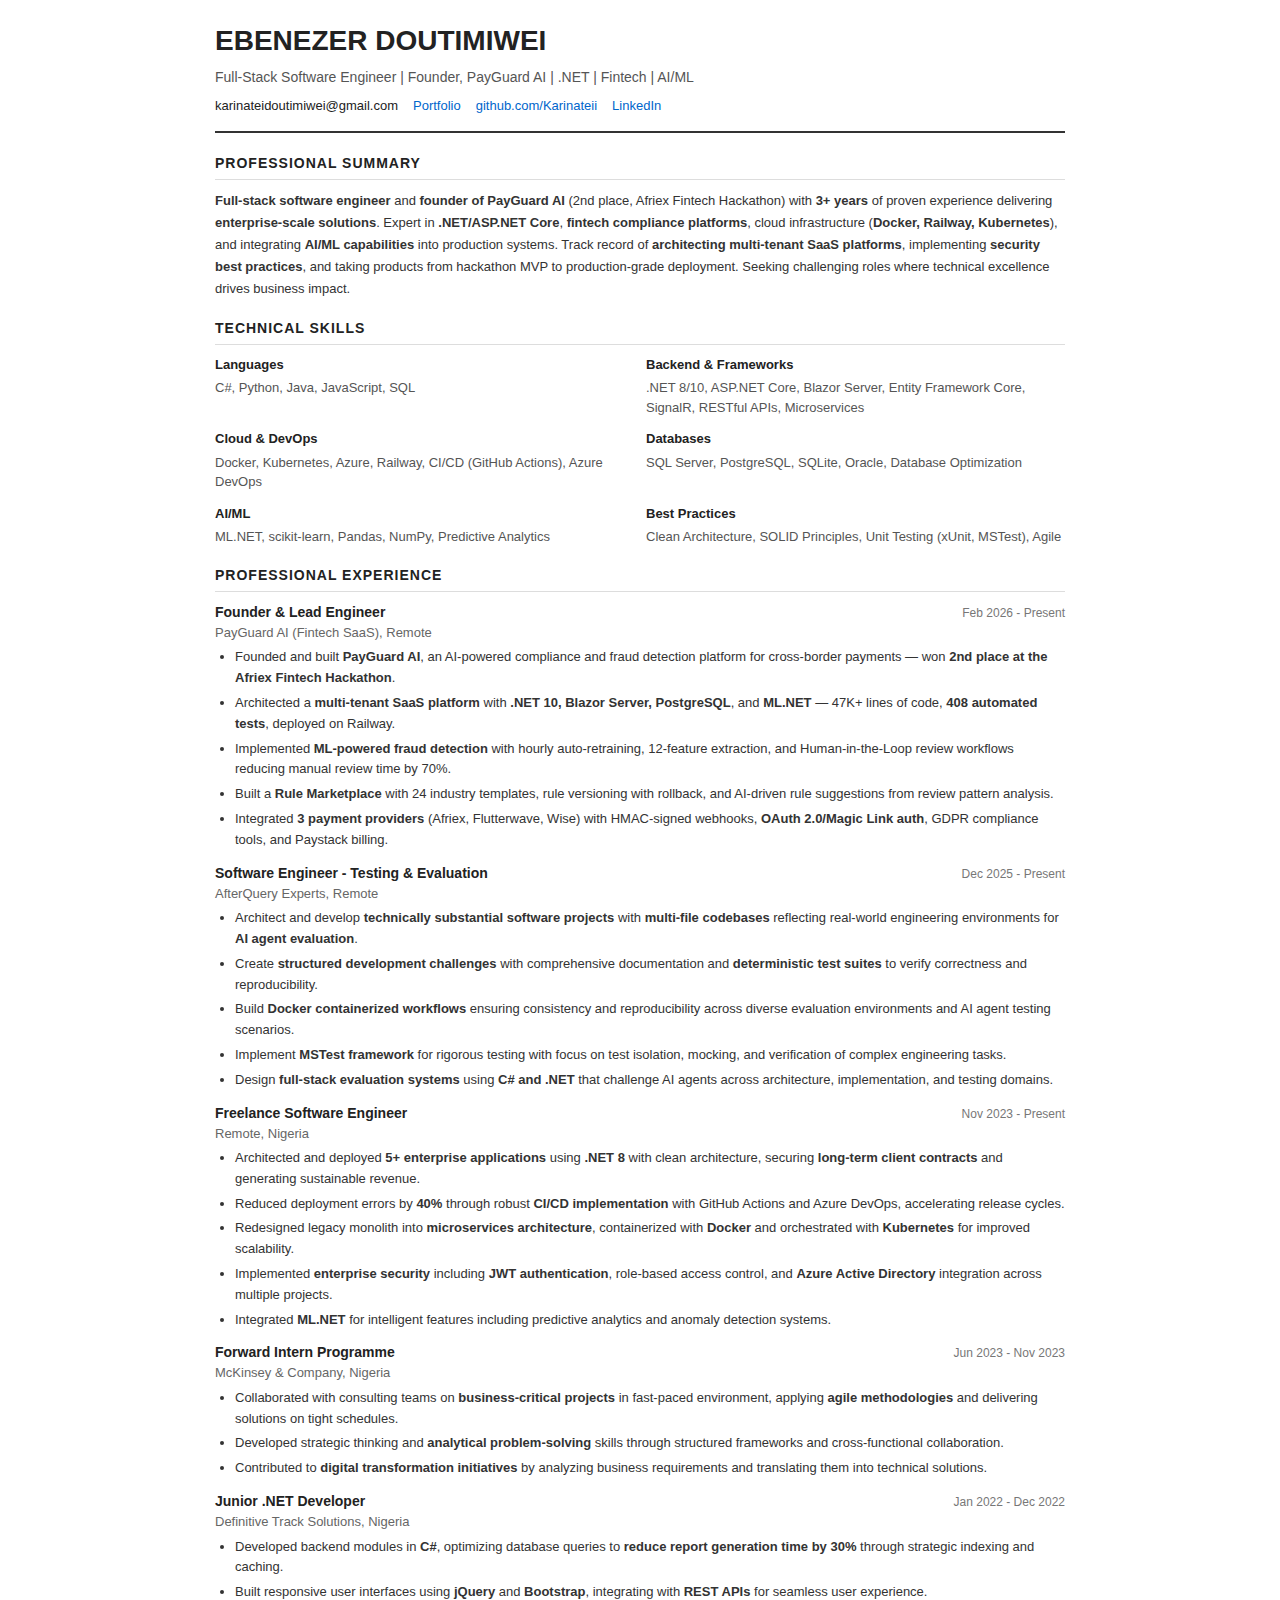
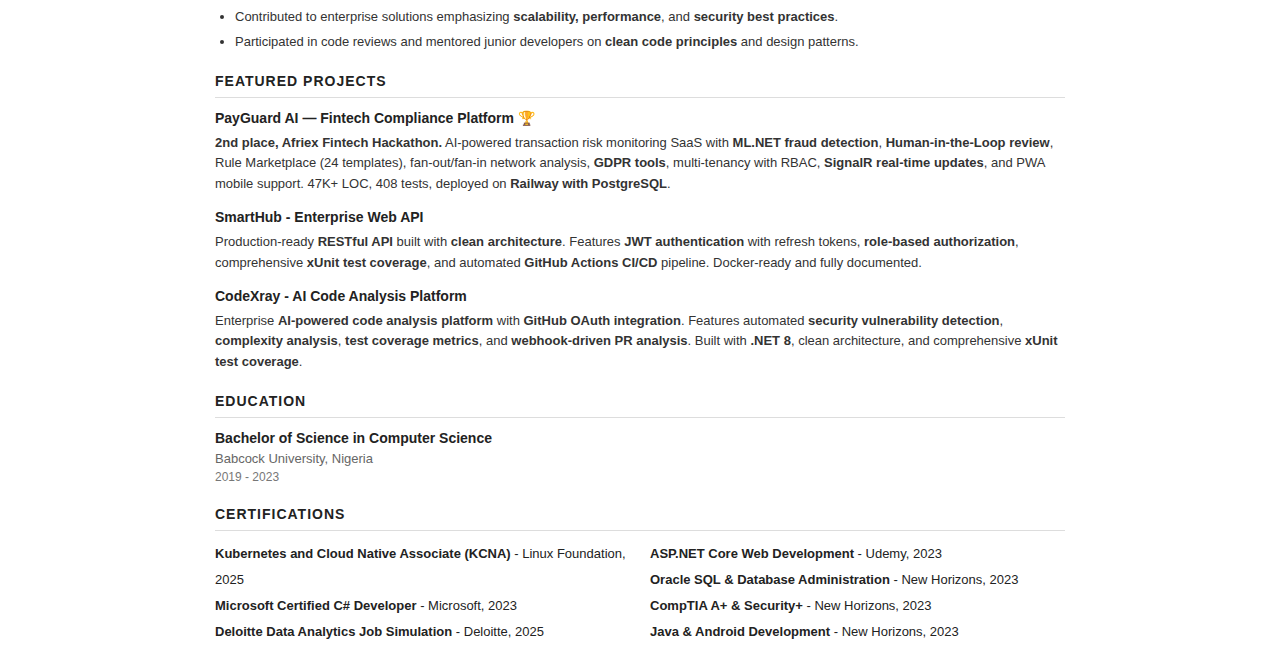
<file: resume.html>
<!DOCTYPE html>
<html lang="en">
<head>
    <meta charset="UTF-8">
    <meta name="viewport" content="width=device-width, initial-scale=1.0">
    <title>Ebenezer Doutimiwei - Resume</title>
    <style>
        * {
            margin: 0;
            padding: 0;
            box-sizing: border-box;
        }
        
        body {
            font-family: 'Segoe UI', Tahoma, Geneva, Verdana, sans-serif;
            line-height: 1.5;
            color: #222;
            background: white;
            padding: 20px;
        }
        
        .container {
            max-width: 850px;
            margin: 0 auto;
        }
        
        .header {
            margin-bottom: 20px;
            border-bottom: 2px solid #333;
            padding-bottom: 15px;
        }
        
        .header h1 {
            font-size: 28px;
            margin-bottom: 5px;
        }
        
        .header p {
            font-size: 14px;
            color: #555;
        }
        
        .contact {
            display: flex;
            gap: 15px;
            flex-wrap: wrap;
            font-size: 13px;
            margin-top: 8px;
        }
        
        .section-title {
            font-size: 14px;
            font-weight: 700;
            text-transform: uppercase;
            letter-spacing: 1px;
            margin-top: 18px;
            margin-bottom: 10px;
            border-bottom: 1px solid #ddd;
            padding-bottom: 5px;
        }
        
        .entry {
            margin-bottom: 12px;
        }
        
        .entry-header {
            display: flex;
            justify-content: space-between;
            align-items: baseline;
            margin-bottom: 3px;
        }
        
        .entry-title {
            font-weight: 600;
            font-size: 14px;
        }
        
        .entry-company {
            font-size: 13px;
            color: #666;
            font-weight: 500;
        }
        
        .entry-date {
            font-size: 12px;
            color: #777;
        }
        
        .entry-description {
            font-size: 13px;
            line-height: 1.6;
            color: #333;
            margin-top: 4px;
        }
        
        .entry-description ul {
            margin-left: 20px;
            margin-top: 5px;
        }
        
        .entry-description li {
            margin-bottom: 4px;
        }
        
        .skills-grid {
            display: grid;
            grid-template-columns: 1fr 1fr;
            gap: 12px;
            font-size: 13px;
        }
        
        .skill-category h4 {
            font-weight: 600;
            margin-bottom: 4px;
            font-size: 13px;
        }
        
        .skill-category p {
            color: #555;
            line-height: 1.5;
        }
        
        .cert-list {
            font-size: 13px;
            line-height: 2;
            column-count: 2;
            column-gap: 20px;
        }
        
        .cert-list li {
            list-style: none;
            padding-left: 0;
            break-inside: avoid;
        }
        
        .summary {
            font-size: 13px;
            line-height: 1.7;
            color: #333;
            margin-bottom: 10px;
        }
        
        a {
            color: #0066cc;
            text-decoration: none;
        }
        
        @media print {
            body {
                padding: 0;
            }
        }
        
        @media (max-width: 600px) {
            .skills-grid {
                grid-template-columns: 1fr;
            }
            
            .entry-header {
                flex-direction: column;
            }
            
            .cert-list {
                column-count: 1;
            }
        }
    </style>
</head>
<body>
    <div class="container">
        <div class="header">
            <h1>EBENEZER DOUTIMIWEI</h1>
            <p>Full-Stack Software Engineer | Founder, PayGuard AI | .NET | Fintech | AI/ML</p>
            <div class="contact">
                <span>karinateidoutimiwei@gmail.com</span>
                <span><a href="https://portfolio-website-lzs4.vercel.app/">Portfolio</a></span>
                <span><a href="https://github.com/Karinateii">github.com/Karinateii</a></span>
                <span><a href="https://linkedin.com/in/ebenezer-doutimiwei-b929a6208/">LinkedIn</a></span>
            </div>
        </div>

        <!-- Professional Summary -->
        <div>
            <div class="section-title">Professional Summary</div>
            <p class="summary">
                <strong>Full-stack software engineer</strong> and <strong>founder of PayGuard AI</strong> (2nd place, Afriex Fintech Hackathon) with <strong><span id="resume-exp-years">2+</span> years</strong> of proven experience delivering <strong>enterprise-scale solutions</strong>. Expert in <strong>.NET/ASP.NET Core</strong>, <strong>fintech compliance platforms</strong>, cloud infrastructure (<strong>Docker, Railway, Kubernetes</strong>), and integrating <strong>AI/ML capabilities</strong> into production systems. Track record of <strong>architecting multi-tenant SaaS platforms</strong>, implementing <strong>security best practices</strong>, and taking products from hackathon MVP to production-grade deployment. Seeking challenging roles where technical excellence drives business impact.
            </p>
        </div>

        <!-- Technical Skills -->
        <div>
            <div class="section-title">Technical Skills</div>
            <div class="skills-grid">
                <div class="skill-category">
                    <h4>Languages</h4>
                    <p>C#, Python, Java, JavaScript, SQL</p>
                </div>
                <div class="skill-category">
                    <h4>Backend & Frameworks</h4>
                    <p>.NET 8/10, ASP.NET Core, Blazor Server, Entity Framework Core, SignalR, RESTful APIs, Microservices</p>
                </div>
                <div class="skill-category">
                    <h4>Cloud & DevOps</h4>
                    <p>Docker, Kubernetes, Azure, Railway, CI/CD (GitHub Actions), Azure DevOps</p>
                </div>
                <div class="skill-category">
                    <h4>Databases</h4>
                    <p>SQL Server, PostgreSQL, SQLite, Oracle, Database Optimization</p>
                </div>
                <div class="skill-category">
                    <h4>AI/ML</h4>
                    <p>ML.NET, scikit-learn, Pandas, NumPy, Predictive Analytics</p>
                </div>
                <div class="skill-category">
                    <h4>Best Practices</h4>
                    <p>Clean Architecture, SOLID Principles, Unit Testing (xUnit, MSTest), Agile</p>
                </div>
            </div>
        </div>

        <!-- Professional Experience -->
        <div>
            <div class="section-title">Professional Experience</div>
            
            <div class="entry">
                <div class="entry-header">
                    <div>
                        <div class="entry-title">Founder & Lead Engineer</div>
                        <div class="entry-company">PayGuard AI (Fintech SaaS), Remote</div>
                    </div>
                    <div class="entry-date">Feb 2026 - Present</div>
                </div>
                <div class="entry-description">
                    <ul>
                        <li>Founded and built <strong>PayGuard AI</strong>, an AI-powered compliance and fraud detection platform for cross-border payments — won <strong>2nd place at the Afriex Fintech Hackathon</strong>.</li>
                        <li>Architected a <strong>multi-tenant SaaS platform</strong> with <strong>.NET 10, Blazor Server, PostgreSQL</strong>, and <strong>ML.NET</strong> — 47K+ lines of code, <strong>408 automated tests</strong>, deployed on Railway.</li>
                        <li>Implemented <strong>ML-powered fraud detection</strong> with hourly auto-retraining, 12-feature extraction, and Human-in-the-Loop review workflows reducing manual review time by 70%.</li>
                        <li>Built a <strong>Rule Marketplace</strong> with 24 industry templates, rule versioning with rollback, and AI-driven rule suggestions from review pattern analysis.</li>
                        <li>Integrated <strong>3 payment providers</strong> (Afriex, Flutterwave, Wise) with HMAC-signed webhooks, <strong>OAuth 2.0/Magic Link auth</strong>, GDPR compliance tools, and Paystack billing.</li>
                    </ul>
                </div>
            </div>

            <div class="entry">
                <div class="entry-header">
                    <div>
                        <div class="entry-title">Software Engineer - Testing & Evaluation</div>
                        <div class="entry-company">AfterQuery Experts, Remote</div>
                    </div>
                    <div class="entry-date">Dec 2025 - Present</div>
                </div>
                <div class="entry-description">
                    <ul>
                        <li>Architect and develop <strong>technically substantial software projects</strong> with <strong>multi-file codebases</strong> reflecting real-world engineering environments for <strong>AI agent evaluation</strong>.</li>
                        <li>Create <strong>structured development challenges</strong> with comprehensive documentation and <strong>deterministic test suites</strong> to verify correctness and reproducibility.</li>
                        <li>Build <strong>Docker containerized workflows</strong> ensuring consistency and reproducibility across diverse evaluation environments and AI agent testing scenarios.</li>
                        <li>Implement <strong>MSTest framework</strong> for rigorous testing with focus on test isolation, mocking, and verification of complex engineering tasks.</li>
                        <li>Design <strong>full-stack evaluation systems</strong> using <strong>C# and .NET</strong> that challenge AI agents across architecture, implementation, and testing domains.</li>
                    </ul>
                </div>
            </div>
            
            <div class="entry">
                <div class="entry-header">
                    <div>
                        <div class="entry-title">Freelance Software Engineer</div>
                        <div class="entry-company">Remote, Nigeria</div>
                    </div>
                    <div class="entry-date">Nov 2023 - Present</div>
                </div>
                <div class="entry-description">
                    <ul>
                        <li>Architected and deployed <strong>5+ enterprise applications</strong> using <strong>.NET 8</strong> with clean architecture, securing <strong>long-term client contracts</strong> and generating sustainable revenue.</li>
                        <li>Reduced deployment errors by <strong>40%</strong> through robust <strong>CI/CD implementation</strong> with GitHub Actions and Azure DevOps, accelerating release cycles.</li>
                        <li>Redesigned legacy monolith into <strong>microservices architecture</strong>, containerized with <strong>Docker</strong> and orchestrated with <strong>Kubernetes</strong> for improved scalability.</li>
                        <li>Implemented <strong>enterprise security</strong> including <strong>JWT authentication</strong>, role-based access control, and <strong>Azure Active Directory</strong> integration across multiple projects.</li>
                        <li>Integrated <strong>ML.NET</strong> for intelligent features including predictive analytics and anomaly detection systems.</li>
                    </ul>
                </div>
            </div>
            
            <div class="entry">
                <div class="entry-header">
                    <div>
                        <div class="entry-title">Forward Intern Programme</div>
                        <div class="entry-company">McKinsey & Company, Nigeria</div>
                    </div>
                    <div class="entry-date">Jun 2023 - Nov 2023</div>
                </div>
                <div class="entry-description">
                    <ul>
                        <li>Collaborated with consulting teams on <strong>business-critical projects</strong> in fast-paced environment, applying <strong>agile methodologies</strong> and delivering solutions on tight schedules.</li>
                        <li>Developed strategic thinking and <strong>analytical problem-solving</strong> skills through structured frameworks and cross-functional collaboration.</li>
                        <li>Contributed to <strong>digital transformation initiatives</strong> by analyzing business requirements and translating them into technical solutions.</li>
                    </ul>
                </div>
            </div>
            
            <div class="entry">
                <div class="entry-header">
                    <div>
                        <div class="entry-title">Junior .NET Developer</div>
                        <div class="entry-company">Definitive Track Solutions, Nigeria</div>
                    </div>
                    <div class="entry-date">Jan 2022 - Dec 2022</div>
                </div>
                <div class="entry-description">
                    <ul>
                        <li>Developed backend modules in <strong>C#</strong>, optimizing database queries to <strong>reduce report generation time by 30%</strong> through strategic indexing and caching.</li>
                        <li>Built responsive user interfaces using <strong>jQuery</strong> and <strong>Bootstrap</strong>, integrating with <strong>REST APIs</strong> for seamless user experience.</li>
                        <li>Contributed to enterprise solutions emphasizing <strong>scalability, performance</strong>, and <strong>security best practices</strong>.</li>
                        <li>Participated in code reviews and mentored junior developers on <strong>clean code principles</strong> and design patterns.</li>
                    </ul>
                </div>
            </div>
        </div>

        <!-- Featured Projects -->
        <div>
            <div class="section-title">Featured Projects</div>
            
            <div class="entry">
                <div class="entry-title">PayGuard AI — Fintech Compliance Platform 🏆</div>
                <div class="entry-description">
                    <strong>2nd place, Afriex Fintech Hackathon.</strong> AI-powered transaction risk monitoring SaaS with <strong>ML.NET fraud detection</strong>, <strong>Human-in-the-Loop review</strong>, Rule Marketplace (24 templates), fan-out/fan-in network analysis, <strong>GDPR tools</strong>, multi-tenancy with RBAC, <strong>SignalR real-time updates</strong>, and PWA mobile support. 47K+ LOC, 408 tests, deployed on <strong>Railway with PostgreSQL</strong>.
                </div>
            </div>

            <div class="entry">
                <div class="entry-title">SmartHub - Enterprise Web API</div>
                <div class="entry-description">
                    Production-ready <strong>RESTful API</strong> built with <strong>clean architecture</strong>. Features <strong>JWT authentication</strong> with refresh tokens, <strong>role-based authorization</strong>, comprehensive <strong>xUnit test coverage</strong>, and automated <strong>GitHub Actions CI/CD</strong> pipeline. Docker-ready and fully documented.
                </div>
            </div>
            
            <div class="entry">
                <div class="entry-title">CodeXray - AI Code Analysis Platform</div>
                <div class="entry-description">
                    Enterprise <strong>AI-powered code analysis platform</strong> with <strong>GitHub OAuth integration</strong>. Features automated <strong>security vulnerability detection</strong>, <strong>complexity analysis</strong>, <strong>test coverage metrics</strong>, and <strong>webhook-driven PR analysis</strong>. Built with <strong>.NET 8</strong>, clean architecture, and comprehensive <strong>xUnit test coverage</strong>.
                </div>
            </div>
        </div>

        <!-- Education & Certifications -->
        <div>
            <div class="section-title">Education</div>
            <div class="entry">
                <div class="entry-title">Bachelor of Science in Computer Science</div>
                <div class="entry-company">Babcock University, Nigeria</div>
                <div class="entry-date">2019 - 2023</div>
            </div>
        </div>

        <div>
            <div class="section-title">Certifications</div>
            <ul class="cert-list">
                <li><strong>Kubernetes and Cloud Native Associate (KCNA)</strong> - Linux Foundation, 2025</li>
                <li><strong>Microsoft Certified C# Developer</strong> - Microsoft, 2023</li>
                <li><strong>Deloitte Data Analytics Job Simulation</strong> - Deloitte, 2025</li>
                <li><strong>ASP.NET Core Web Development</strong> - Udemy, 2023</li>
                <li><strong>Oracle SQL & Database Administration</strong> - New Horizons, 2023</li>
                <li><strong>CompTIA A+ & Security+</strong> - New Horizons, 2023</li>
                <li><strong>Java & Android Development</strong> - New Horizons, 2023</li>
            </ul>
        </div>
    </div>

    <script>
        // Dynamically calculate years of experience
        document.addEventListener('DOMContentLoaded', function() {
            const expElement = document.getElementById('resume-exp-years');
            if (expElement) {
                const currentYear = new Date().getFullYear();
                const yearsExp = currentYear - 2023;
                expElement.textContent = yearsExp + '+';
            }
        });
    </script>
</body>
</html>
</file>
